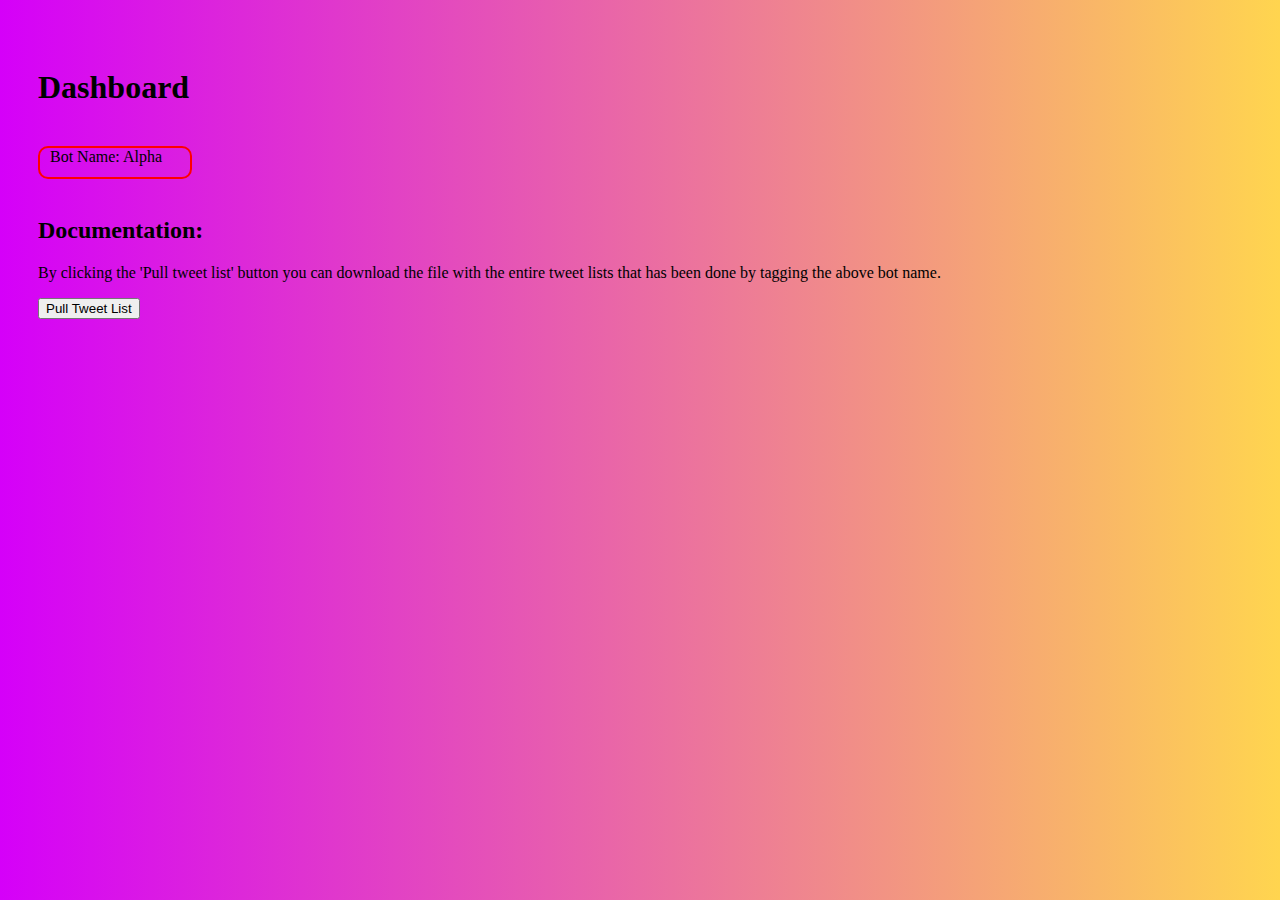
<file: Dashboard.html>
<!DOCTYPE html>
<html lang="en">
  <head>
    <meta charset="UTF-8" />
    <meta http-equiv="X-UA-Compatible" content="IE=edge" />
    <meta name="viewport" content="width=device-width, initial-scale=1.0" />
    <link
      href="https://cdn.jsdelivr.net/npm/bootstrap@5.0.1/dist/css/bootstrap.min.css"
      rel="stylesheet"
      integrity="sha384-+0n0xVW2eSR5OomGNYDnhzAbDsOXxcvSN1TPprVMTNDbiYZCxYbOOl7+AMvyTG2x"
      crossorigin="anonymous"
    />
    <link href="style.css" rel="stylesheet" type="text/css" />
    <title>Document</title>
  </head>
  <body>
    <div class="container px-4 py-5 mx-auto">
      <div class="card cardx">
        <header class="text-center">
          <h1>Dashboard</h1>
        </header>
        <br />
        <div class="container px-4 py-5 mx-auto">
          <div class="div1">Bot Name: Alpha</div>
          <br />
          <h2>Documentation:<br /></h2>
          <p>
            By clicking the 'Pull tweet list' button you can download the file
            with the entire tweet lists that has been done by tagging the above
            bot name.
          </p>
        </div>
        <div class="download">
          <button id="dnlbtn" class="btn btn-primary btn-lg">
            Pull Tweet List
          </button>
        </div>
      </div>
    </div>
    <script></script>

    <script
      src="https://cdn.jsdelivr.net/npm/bootstrap@5.0.1/dist/js/bootstrap.bundle.min.js"
      integrity="sha384-gtEjrD/SeCtmISkJkNUaaKMoLD0//ElJ19smozuHV6z3Iehds+3Ulb9Bn9Plx0x4"
      crossorigin="anonymous"
    ></script>
    <script
      src="https://cdn.jsdelivr.net/npm/@popperjs/core@2.9.2/dist/umd/popper.min.js"
      integrity="sha384-IQsoLXl5PILFhosVNubq5LC7Qb9DXgDA9i+tQ8Zj3iwWAwPtgFTxbJ8NT4GN1R8p"
      crossorigin="anonymous"
    ></script>
    <script
      src="https://cdn.jsdelivr.net/npm/bootstrap@5.0.1/dist/js/bootstrap.min.js"
      integrity="sha384-Atwg2Pkwv9vp0ygtn1JAojH0nYbwNJLPhwyoVbhoPwBhjQPR5VtM2+xf0Uwh9KtT"
      crossorigin="anonymous"
    ></script>
  </body>
</html>
</file>
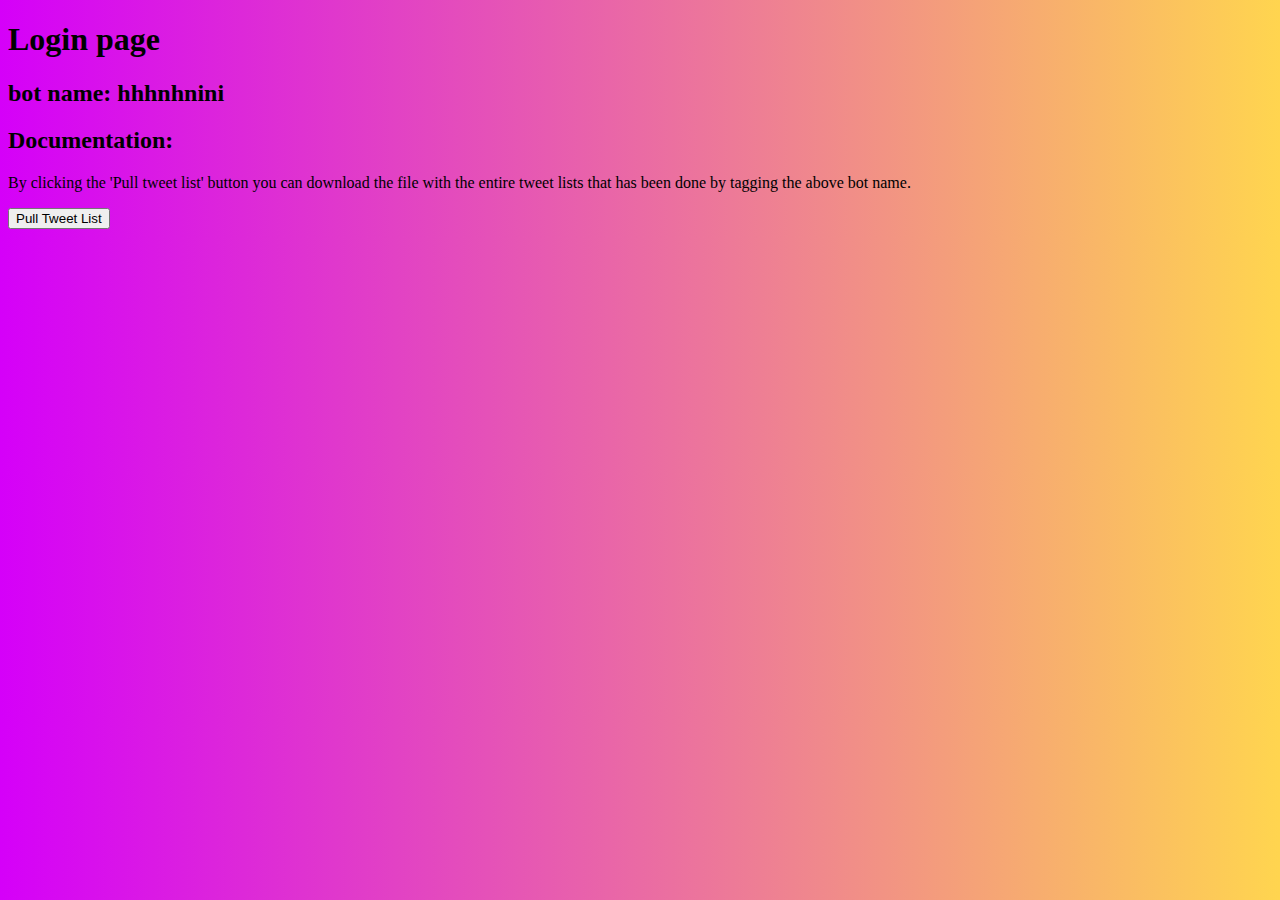
<file: login.html>
<!DOCTYPE html>
<html lang="en">
<head>
    <meta charset="UTF-8">
    <meta http-equiv="X-UA-Compatible" content="IE=edge">
    <meta name="viewport" content="width=device-width, initial-scale=1.0">
    <link href="https://cdn.jsdelivr.net/npm/bootstrap@5.0.1/dist/css/bootstrap.min.css" rel="stylesheet" integrity="sha384-+0n0xVW2eSR5OomGNYDnhzAbDsOXxcvSN1TPprVMTNDbiYZCxYbOOl7+AMvyTG2x" crossorigin="anonymous">
     <link href="style.css" rel="stylesheet"type="text/css">
    <title>Document</title>
</head>
<body style="background-image: linear-gradient(to right, #D500F9, #FFD54F);">
    <header class="text-center text-white">
        <h1>Login page</h1>
    </header>
    <div class="bg-white text-center  " style="width:fit-content;height:fit-content; ">
        <div>
            <h2>bot name: hhhnhnini</h2>
            </div> 
        </div>
        <div class="container px-4 py-5 mx-auto">

        <h2>Documentation:<br></h2>
        <p>By clicking the 'Pull tweet list' button you can download the file with the entire tweet lists that has been done by tagging the above bot name.  </p>
        </div>
        <div class="download">
            <button id="dnlbtn" class="btn btn-primary btn-lg">Pull Tweet List</button>
        </div>
    









    <script src="https://cdn.jsdelivr.net/npm/bootstrap@5.0.1/dist/js/bootstrap.bundle.min.js" integrity="sha384-gtEjrD/SeCtmISkJkNUaaKMoLD0//ElJ19smozuHV6z3Iehds+3Ulb9Bn9Plx0x4" crossorigin="anonymous"></script>
    <script src="https://cdn.jsdelivr.net/npm/@popperjs/core@2.9.2/dist/umd/popper.min.js" integrity="sha384-IQsoLXl5PILFhosVNubq5LC7Qb9DXgDA9i+tQ8Zj3iwWAwPtgFTxbJ8NT4GN1R8p" crossorigin="anonymous"></script>
    <script src="https://cdn.jsdelivr.net/npm/bootstrap@5.0.1/dist/js/bootstrap.min.js" integrity="sha384-Atwg2Pkwv9vp0ygtn1JAojH0nYbwNJLPhwyoVbhoPwBhjQPR5VtM2+xf0Uwh9KtT" crossorigin="anonymous"></script>

</body>
</html>
</file>
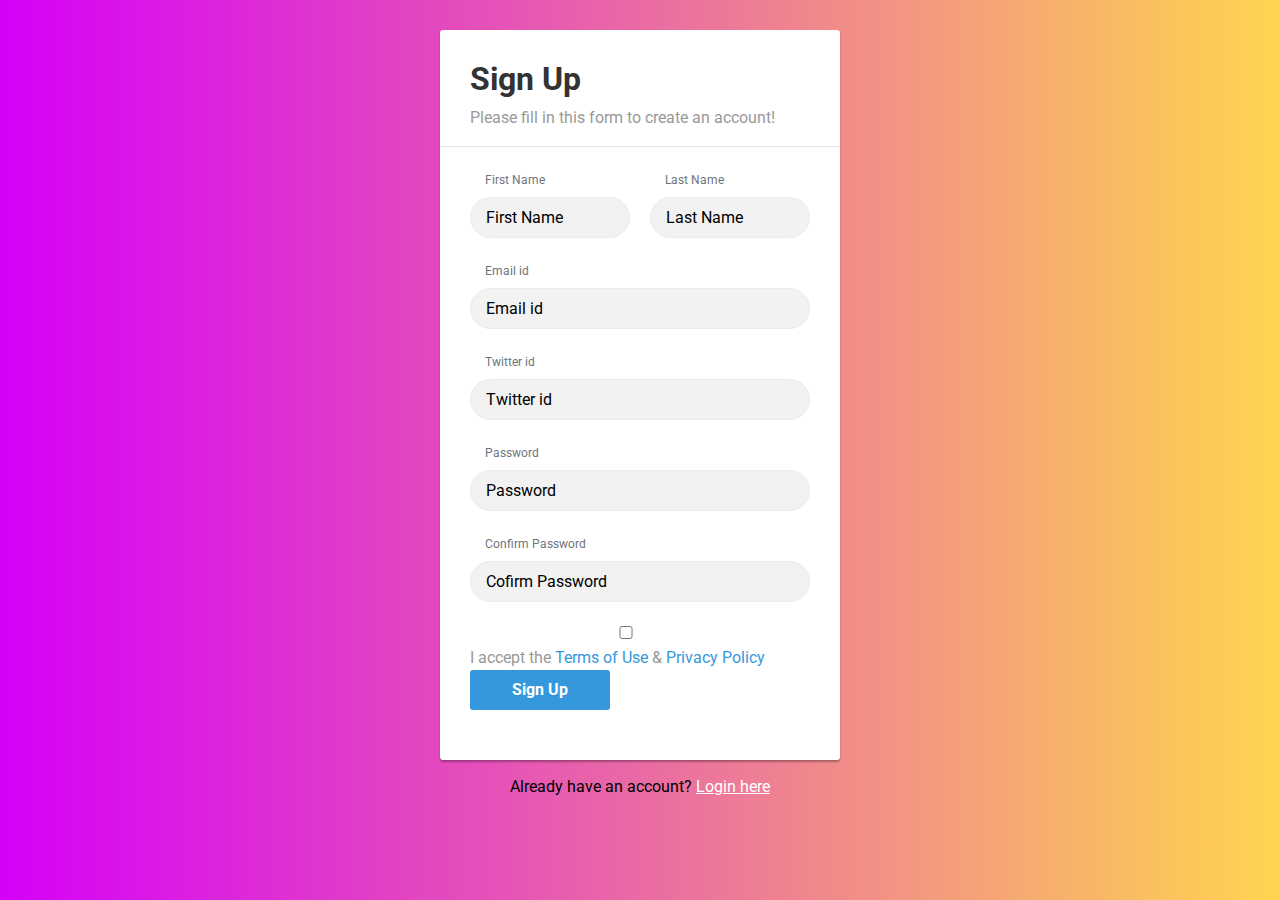
<file: make.html>
<!DOCTYPE html>
<html lang="en">
<head>
<meta charset="utf-8">
<meta name="viewport" content="width=device-width, initial-scale=1, shrink-to-fit=no">
<link rel="stylesheet" href="https://fonts.googleapis.com/css?family=Roboto:400,700">
<title>Bootstrap Simple Login Form with Blue Background</title>
<link rel="stylesheet" href="https://stackpath.bootstrapcdn.com/bootstrap/4.5.0/css/bootstrap.min.css">
<link rel="stylesheet" href="https://maxcdn.bootstrapcdn.com/font-awesome/4.7.0/css/font-awesome.min.css">
<script src="https://code.jquery.com/jquery-3.5.1.min.js"></script>
<script src="https://cdn.jsdelivr.net/npm/popper.js@1.16.0/dist/umd/popper.min.js"></script>
<script src="https://stackpath.bootstrapcdn.com/bootstrap/4.5.0/js/bootstrap.min.js"></script> 
<style>
body {
	color: #fff;
	background: #3598dc;
	font-family: 'Roboto', sans-serif;
}
.form-control {
	height: 41px;
	background: #f2f2f2;
	box-shadow: none !important;
	border: none;
}
.form-control:focus {
	background: #e2e2e2;
}
.form-control, .btn {        
	border-radius: 3px;
}
.signup-form {
	width: 400px;
	margin: 30px auto;
}
.signup-form form {
	color: #999;
	border-radius: 3px;
	margin-bottom: 15px;
	background: #fff;
	box-shadow: 0px 2px 2px rgba(0, 0, 0, 0.3);
	padding: 30px;
}
.signup-form h2  {
	color: #333;
	font-weight: bold;
	margin-top: 0;
}
.signup-form hr  {
	margin: 0 -30px 20px;
}    
.signup-form .form-group {
	margin-bottom: 20px;
}
.signup-form input[type="checkbox"] {
	margin-top: 3px;
}
.signup-form .row div:first-child {
	padding-right: 10px;
}
.signup-form .row div:last-child {
	padding-left: 10px;
}
.signup-form .btn {        
	font-size: 16px;
	font-weight: bold;
	background: #3598dc;
	border: none;
	min-width: 140px;
}
.signup-form .btn:hover, .signup-form .btn:focus {
	background: #2389cd !important;
	outline: none;
}
.signup-form a {
	color: #fff;
	text-decoration: underline;
}
.signup-form a:hover {
	text-decoration: none;
}
.signup-form form a {
	color: #3598dc;
	text-decoration: none;
}	
.signup-form form a:hover {
	text-decoration: underline;
}
.signup-form .hint-text  {
	padding-bottom: 15px;
	text-align: center;
}
</style>
<link href="https://cdn.jsdelivr.net/npm/bootstrap@5.0.1/dist/css/bootstrap.min.css" rel="stylesheet" integrity="sha384-+0n0xVW2eSR5OomGNYDnhzAbDsOXxcvSN1TPprVMTNDbiYZCxYbOOl7+AMvyTG2x" crossorigin="anonymous">
     <link href="style.css" rel="stylesheet"type="text/css">
</head>
<body style="background-image: linear-gradient(to right, #D500F9, #FFD54F);">
<div class="signup-form">
    <form action="" method="post">
		<h2>Sign Up</h2>
		<p>Please fill in this form to create an account!</p>
		<hr>
        <div class="form-group">
			<div class="row">
				<div class="col"><label class="form-control-label text-muted">First Name</label> <input type="text" id="fname" name="first_name" required="required" placeholder="First Name" class="form-control"></div>
				<div class="col"><label class="form-control-label text-muted">Last Name</label> <input type="text" id="lname" name="last_name" required="required" placeholder="Last Name" class="form-control"></div>
			</div>        	
        </div>
        <div class="form-group">
        	<label class="form-control-label text-muted">Email id</label> <input type="email" id="email" name="email" required="required" placeholder="Email id" class="form-control">
        </div>
        <div class="form-group">
        	<label class="form-control-label text-muted">Twitter id</label> <input type="text" id="twitid" name="Twitter id" required="required" placeholder="Twitter id" class="form-control">
        </div>
		<div class="form-group">
            <label class="form-control-label text-muted">Password</label> <input type="password" id="pwd2" name="password" required="required" placeholder="Password" class="form-control">
        </div>
		<div class="form-group">
            <label class="form-control-label text-muted">Confirm Password</label> <input type="password" id="cpwd" name="confirm_password" required="required" placeholder="Cofirm Password" class="form-control">
        </div>        
        <div class="form-group">
			<label class="form-check-label"><input type="checkbox" required="required"> I accept the <a href="#">Terms of Use</a> &amp; <a href="#">Privacy Policy</a></label>
		
            <button type="submit" class="btn btn-primary btn-lg">Sign Up</button>
        </div>
    </form>
	<div class="hint-text">Already have an account? <a href="#">Login here</a></div>




	
</div>
</body>
</html>
</file>
<file: style.css>
body {
  color: #000;
  overflow-x: hidden;
  height: 100%;
  background-image: linear-gradient(to right, #d500f9, #ffd54f);
  /* background-repeat: no-repeat; */
}

input,
textarea {
  background-color: #f3e5f5;
  border-radius: 50px !important;
  padding: 12px 15px 12px 15px !important;
  width: 100%;
  box-sizing: border-box;
  border: none !important;
  border: 1px solid #f3e5f5 !important;
  font-size: 16px !important;
  color: #000 !important;
  font-weight: 400;
}

input:focus,
textarea:focus {
  -moz-box-shadow: none !important;
  -webkit-box-shadow: none !important;
  box-shadow: none !important;
  border: 1px solid #d500f9 !important;
  outline-width: 0;
  font-weight: 400;
}

button:focus {
  -moz-box-shadow: none !important;
  -webkit-box-shadow: none !important;
  box-shadow: none !important;
  outline-width: 0;
}

.div1 {
  width: 140px;
  height: 29px;
  padding: 0px 0px 0px 10px;
  border: 2px solid red;
  border-radius: 10px;
}

.card {
  border-radius: 0;
  border: none;
}

.cardx {
  width: 100%;
  height: 660px;
  padding: 40px 30px 10px 30px;
}

.card1 {
  width: 50%;
  padding: 40px 30px 10px 30px;
}

.card2 {
  width: 50%;
  background-image: linear-gradient(to right, #ffd54f, #d500f9);
}

#logo {
  width: 70px;
  height: 60px;
}

.heading {
  margin-bottom: 60px !important;
}

::placeholder {
  color: #000 !important;
  opacity: 1;
}

:-ms-input-placeholder {
  color: #000 !important;
}

::-ms-input-placeholder {
  color: #000 !important;
}

.form-control-label {
  font-size: 12px;
  margin-left: 15px;
}

.msg-info {
  padding-left: 15px;
  margin-bottom: 30px;
}

.btn-color {
  border-radius: 50px;
  color: #fff;
  background-image: linear-gradient(to right, #ffd54f, #d500f9);
  padding: 15px;
  cursor: pointer;
  border: none !important;
  margin-top: 40px;
}

.btn-color:hover {
  color: #fff;
  background-image: linear-gradient(to right, #d500f9, #ffd54f);
}

.btn-white {
  border-radius: 50px;
  color: #d500f9;
  background-color: #fff;
  padding: 8px 40px;
  cursor: pointer;
  border: 2px solid #d500f9 !important;
}

.btn-white:hover {
  color: #fff;
  background-image: linear-gradient(to right, #ffd54f, #d500f9);
}

a {
  color: #000;
}

a:hover {
  color: #000;
}

.bottom {
  width: 100%;
  margin-top: 50px !important;
}

.sm-text {
  font-size: 15px;
}

@media screen and (max-width: 992px) {
  .card1 {
    width: 100%;
    padding: 40px 30px 10px 30px;
  }

  .card2 {
    width: 100%;
  }

  .right {
    margin-top: 100px !important;
    margin-bottom: 100px !important;
  }
}

@media screen and (max-width: 768px) {
  .container {
    padding: 10px !important;
  }

  .card2 {
    padding: 50px;
  }

  .right {
    margin-top: 50px !important;
    margin-bottom: 50px !important;
  }
}
</file>
